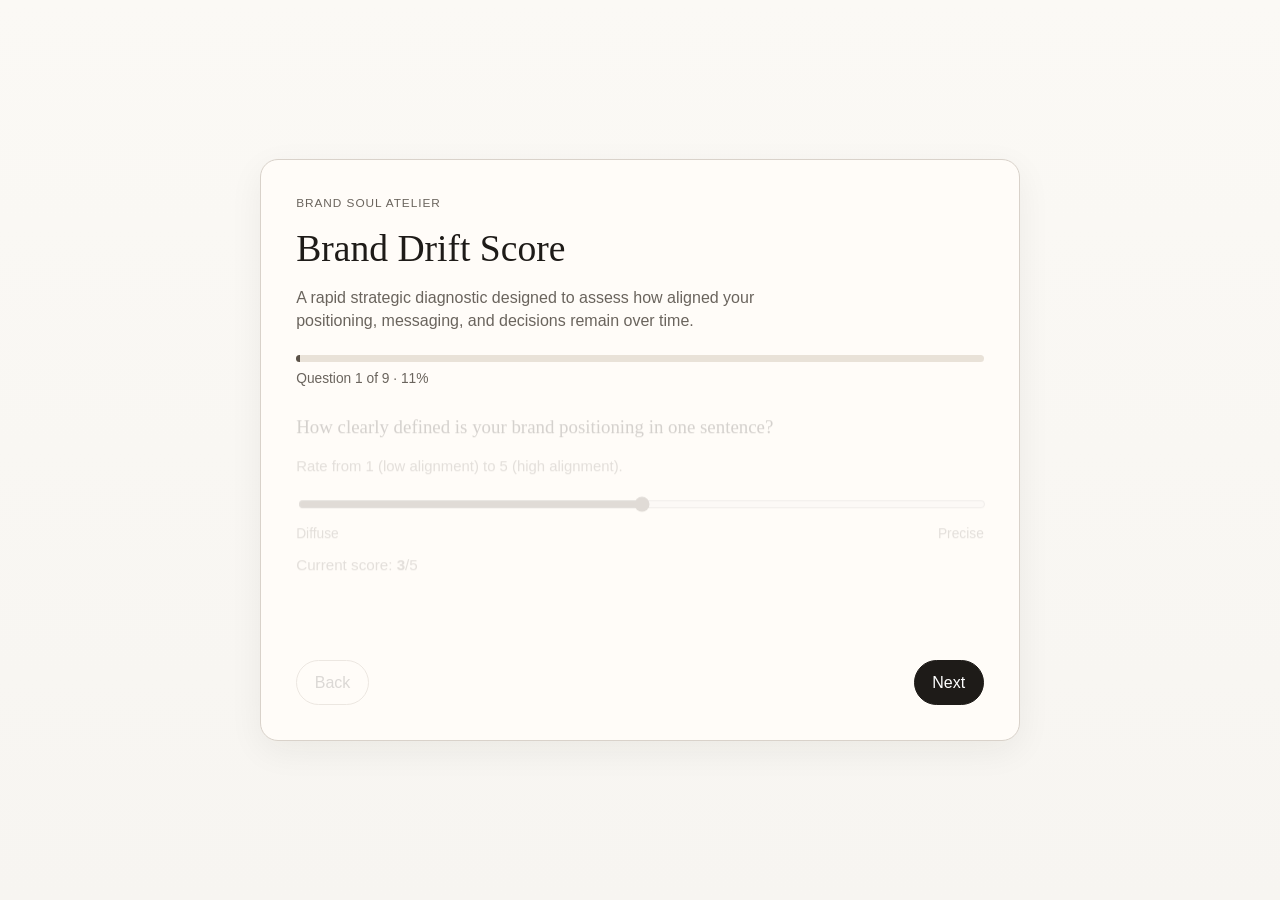
<file: index.html>
<!doctype html>
<html lang="en">
  <head>
    <meta charset="UTF-8" />
    <meta name="viewport" content="width=device-width, initial-scale=1.0" />
    <title>MODEL VS REALITY</title>
    <meta http-equiv="refresh" content="0; url=./dist-standalone/index.html" />
    <style>
      body { font-family: Arial, sans-serif; margin: 2rem; }
      a { color: #222; }
    </style>
  </head>
  <body>
    <p>Redirecting to Restricted Mode app…</p>
    <p><a href="./dist-standalone/index.html">Open dist-standalone/index.html</a></p>
  </body>
</html>
</file>
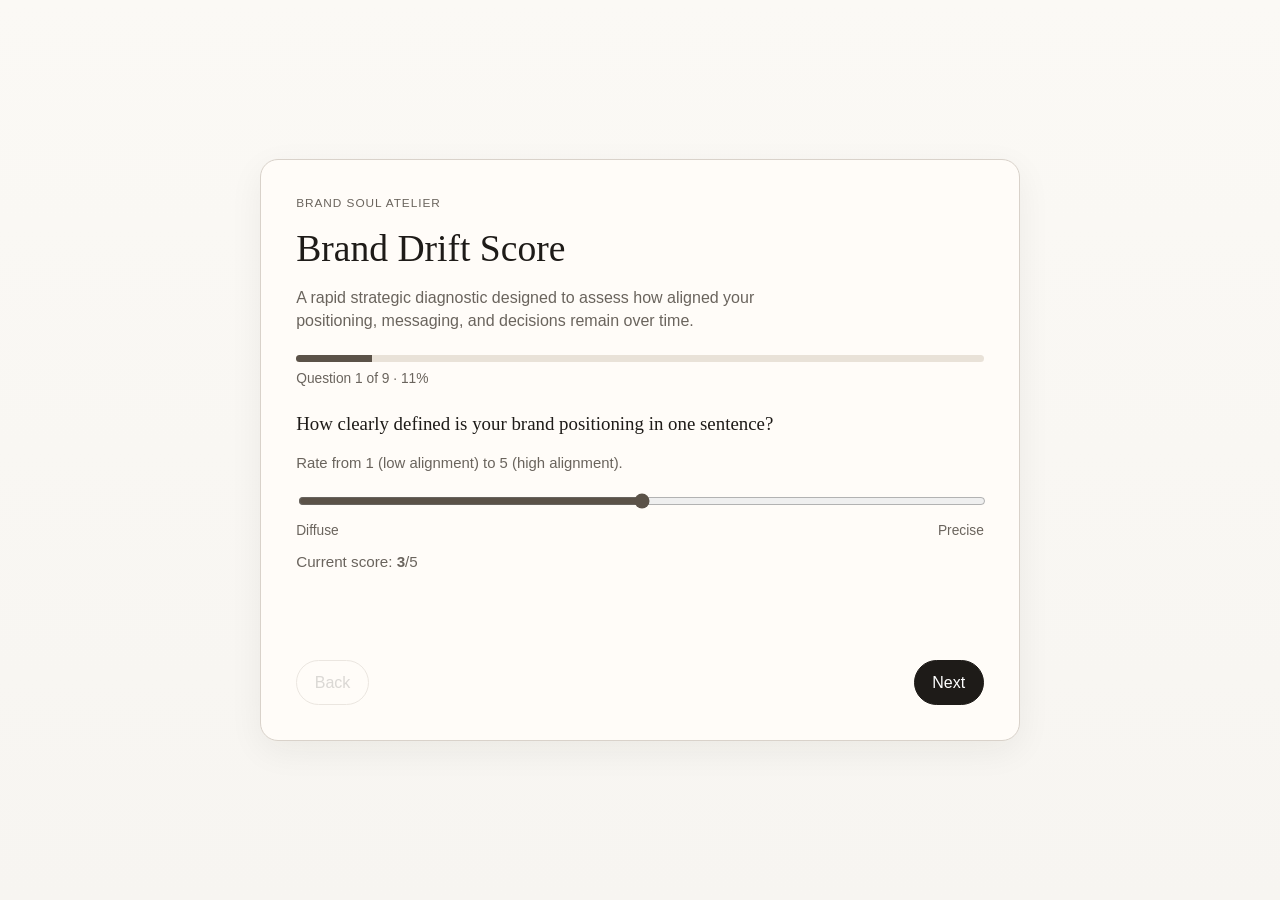
<file: dist-standalone/index.html>
<!doctype html>
<html lang="en">
  <head>
    <meta charset="UTF-8" />
    <meta name="viewport" content="width=device-width, initial-scale=1.0" />
    <title>Brand Drift Score Diagnostic</title>
    <link rel="stylesheet" href="./styles.css" />
  </head>
  <body>
    <main class="app-shell" id="app" aria-live="polite">
      <section class="card" id="quizCard">
        <header class="card-header">
          <p class="kicker">Brand Soul Atelier</p>
          <h1>Brand Drift Score</h1>
          <p class="intro">
            A rapid strategic diagnostic designed to assess how aligned your positioning,
            messaging, and decisions remain over time.
          </p>
        </header>

        <div class="progress-wrap" aria-hidden="true">
          <div class="progress-track">
            <div class="progress-fill" id="progressFill"></div>
          </div>
          <p class="progress-text" id="progressText">Question 1 of 9 · 11%</p>
        </div>

        <section id="questionView" class="question-view"></section>

        <footer class="actions">
          <button type="button" class="btn btn-secondary" id="backBtn">Back</button>
          <button type="button" class="btn btn-primary" id="nextBtn">Next</button>
        </footer>
      </section>
    </main>

    <script src="./app.js"></script>
  </body>
</html>
</file>
<file: dist-standalone/styles.css>
:root {
  --bg: #f7f5f1;
  --surface: #fffcf8;
  --text: #1e1b18;
  --muted: #6a645d;
  --line: #d9d2ca;
  --accent: #5b5248;
  --accent-soft: #e9e2d8;
}

* {
  box-sizing: border-box;
}

body {
  margin: 0;
  min-height: 100vh;
  background: linear-gradient(180deg, #fbf9f5 0%, var(--bg) 100%);
  color: var(--text);
  font-family: "Inter", "Avenir Next", "Segoe UI", sans-serif;
  line-height: 1.45;
}

h1,
h2,
h3,
p {
  margin: 0;
}

.app-shell {
  min-height: 100vh;
  padding: clamp(1rem, 3vw, 2.5rem);
  display: grid;
  place-items: center;
}

.card {
  width: min(760px, 100%);
  background: var(--surface);
  border: 1px solid var(--line);
  border-radius: 18px;
  padding: clamp(1.2rem, 2.8vw, 2.2rem);
  box-shadow: 0 10px 35px rgba(31, 26, 22, 0.06);
}

.card-header {
  display: grid;
  gap: 0.6rem;
  margin-bottom: 1.4rem;
}

.kicker {
  letter-spacing: 0.08em;
  text-transform: uppercase;
  font-size: 0.74rem;
  color: var(--muted);
}

h1 {
  font-family: "Iowan Old Style", "Times New Roman", serif;
  font-size: clamp(1.7rem, 3vw, 2.35rem);
  font-weight: 500;
}

.intro {
  color: var(--muted);
  max-width: 60ch;
}

.progress-wrap {
  margin-bottom: 1.3rem;
}

.progress-track {
  width: 100%;
  height: 7px;
  border-radius: 999px;
  background: var(--accent-soft);
  overflow: hidden;
}

.progress-fill {
  height: 100%;
  width: 0%;
  background: var(--accent);
  transition: width 260ms ease;
}

.progress-text {
  margin-top: 0.45rem;
  font-size: 0.86rem;
  color: var(--muted);
}

.question-view {
  min-height: 230px;
  animation: fadeIn 220ms ease;
}

.question-block {
  display: grid;
  gap: 1rem;
}

.question-label {
  font-size: 1.18rem;
  font-family: "Iowan Old Style", "Times New Roman", serif;
}

.hint {
  color: var(--muted);
  font-size: 0.93rem;
}

.options {
  display: grid;
  gap: 0.65rem;
}

.option {
  display: flex;
  align-items: center;
  gap: 0.7rem;
  border: 1px solid var(--line);
  border-radius: 12px;
  padding: 0.72rem 0.8rem;
  background: #fff;
}

.option input {
  accent-color: var(--accent);
}

.slider-wrap {
  display: grid;
  gap: 0.65rem;
}

.slider-row {
  display: flex;
  justify-content: space-between;
  font-size: 0.86rem;
  color: var(--muted);
}

input[type='range'] {
  width: 100%;
  accent-color: var(--accent);
}

.slider-value {
  font-size: 0.95rem;
  color: var(--muted);
}

.actions {
  margin-top: 1.25rem;
  display: flex;
  justify-content: space-between;
  gap: 0.8rem;
}

.btn {
  border-radius: 999px;
  border: 1px solid var(--line);
  padding: 0.62rem 1.1rem;
  font: inherit;
  cursor: pointer;
}

.btn:disabled {
  opacity: 0.5;
  cursor: not-allowed;
}

.btn-secondary {
  background: transparent;
}

.btn-primary {
  background: var(--text);
  border-color: var(--text);
  color: #fff;
}

.result {
  display: grid;
  gap: 1rem;
}

.score {
  font-family: "Iowan Old Style", "Times New Roman", serif;
  font-size: clamp(2.2rem, 8vw, 3.5rem);
  line-height: 1;
}

.status {
  font-size: 1.05rem;
  font-weight: 600;
  letter-spacing: 0.02em;
}

.obs-list {
  margin: 0;
  padding-left: 1.2rem;
  display: grid;
  gap: 0.45rem;
}

.insight {
  border-top: 1px solid var(--line);
  padding-top: 0.9rem;
  color: var(--muted);
  font-style: italic;
}

@keyframes fadeIn {
  from { opacity: 0; transform: translateY(4px); }
  to { opacity: 1; transform: translateY(0); }
}

@media (max-width: 640px) {
  .actions {
    flex-direction: column-reverse;
  }

  .btn {
    width: 100%;
  }
}
</file>
